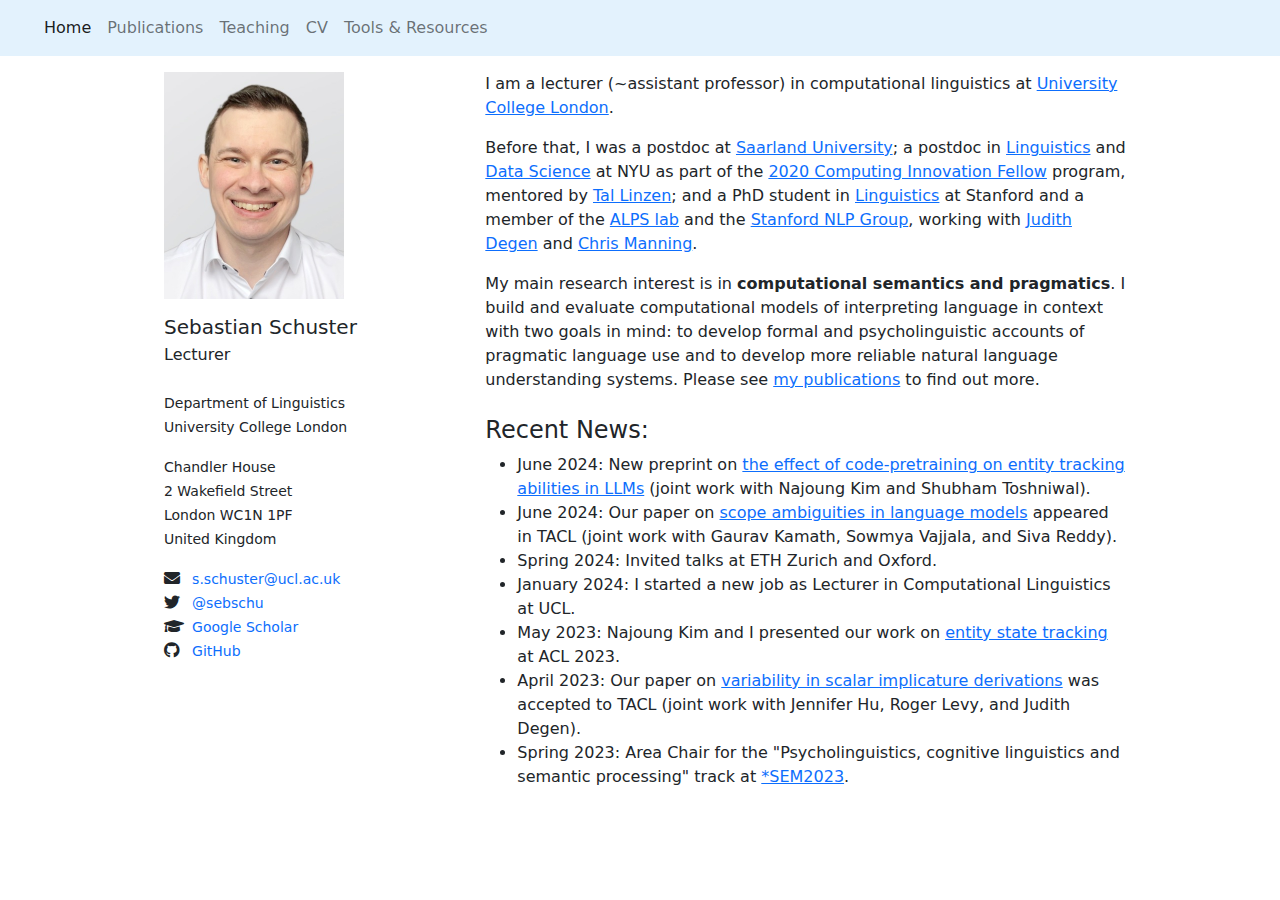
<file: index.html>
<!doctype html>
<html lang="en">

<head>
  <meta charset="utf-8">
  <meta http-equiv="X-UA-Compatible" content="IE=edge">
  <meta name="viewport" content="width=device-width, initial-scale=1">
  <!-- The above 3 meta tags *must* come first in the head; any other head content must come *after* these tags -->
  <title>Sebastian Schuster | University College London</title>

  <!-- Bootstrap -->
  <link rel="stylesheet" href="./lib/bootstrap-5.2.3-dist/css/bootstrap.min.css">
  <link rel="stylesheet" href="./css/main.css">
  <!-- HTML5 shim and Respond.js for IE8 support of HTML5 elements and media queries -->
  <!-- WARNING: Respond.js doesn't work if you view the page via file:// -->
  <!--[if lt IE 9]>
      <script src="https://cdn.jsdelivr.net/npm/html5shiv@3.7.3/dist/html5shiv.min.js"></script>
      <script src="https://cdn.jsdelivr.net/npm/respond.js@1.4.2/dest/respond.min.js"></script>
    <![endif]-->

  <link href="./lib/fontawesome-free/css/all.min.css" rel="stylesheet" type="text/css">
  <link href="./lib/fontawesome-free/css/brands.min.css" rel="stylesheet" type="text/css">

</head>

<body>
  <nav class="navbar navbar-expand-md">
    <div class="container-fluid">
      <button class="navbar-toggler" type="button" data-bs-toggle="collapse" data-bs-target="#navbarSupportedContent"
        aria-controls="navbarSupportedContent" aria-expanded="false" aria-label="Toggle navigation">
        <span class="navbar-toggler-icon"></span>
      </button>
      <div class="collapse navbar-collapse ps-4" id="navbarSupportedContent">
        <ul class="nav navbar-nav">
          <li class="nav-item"><a class="nav-link active" href="index">Home</a></li>
          <li class="nav-item"><a class="nav-link" href="/publications">Publications</a></li>
          <li class="nav-item"><a class="nav-link" href="/teaching">Teaching</a></li>
          <li class="nav-item"><a class="nav-link" href="/cv">CV</a></li>
          <li class="nav-item"><a class="nav-link" href="/tools">Tools &amp; Resources</a></li>
        </ul>
      </div>
      <!--/.nav-collapse -->
    </div>
  </nav>
  <div class="container mt-3">
    <div class="row">

      <div class="col-sm-6 col-md-4  col-12">
        <div class="container">
          <div class="row">
            <div class="col-sm-12 col-6 portrait-image-container">
              <p><img class="portrait-image" src="./img/sebastian-schuster.jpg" alt="Portrait of Sebastian Schuster"
                  width="180" height="227"></p>
            </div>
            <div class="col-sm-12 col-6">
              <h5 class="mb-1">Sebastian Schuster</h5>
              <p class="my-0">Lecturer</p>
              <p class=""><br>
                <small>Department of Linguistics<br>
                  University College London</small>
              </p>
            </div>
          </div>
          <div class="contact-links">
            <p><small>Chandler House<br>
                2 Wakefield Street<br>
                London WC1N 1PF<br>
                United Kingdom</small></p>

            <p class="my-0"><i class="fas fa-envelope"></i> <small><a
                  href="mailto:s.schuster@ucl.ac.uk">s.schuster@ucl.ac.uk</a></small></p>
            <p class="my-0"><i class="fab fa-twitter"></i> <small><a
                  href="https://twitter.com/sebschu">@sebschu</a></small></p>
            <p class="my-0"><i class="fas fa-graduation-cap"></i> <small><a
                  href="https://scholar.google.com/citations?user=DU58eCoAAAAJ">Google Scholar</a></small></p>
            <p class="mt-0 mb-5"><i class="fab fa-github"></i> <small><a
                  href="https://github.com/sebschu">GitHub</a></small></p>
          </div>
        </div>
        <hr class="d-sm-none d-block">
      </div>


      <div class="col-sm-6 col-md-8  col-12">
        <p>I am a lecturer (~assistant professor) in computational linguistics at <a href="https://www.ucl.ac.uk/pals/research/linguistics">University College London</a>.</p>


        <p>Before that, I was a postdoc at <a href="https://www.uni-saarland.de/fachrichtung/lst.html">Saarland University</a>; a postdoc in <a href="https://linguistics.as.nyu.edu">Linguistics</a> and <a
            href="https://cds.nyu.edu/">Data Science</a>
          at NYU as part of the <a href="https://cifellows2020.org/2020-class/">2020 Computing Innovation Fellow</a>
          program, mentored by <a href="https://tallinzen.net/">Tal Linzen</a>; and a PhD student in <a
            href="http://linguistics.stanford.edu">Linguistics</a> at Stanford and a member of the <a
            href="http://alpslab.stanford.edu">ALPS lab</a> and the <a href="http://nlp.stanford.edu">Stanford NLP
            Group</a>, working with <a href="https://thegricean.github.io">Judith Degen</a> and <a
            href="http://nlp.stanford.edu/~manning/">Chris Manning</a>.</p>

        <p>My main research interest is in <strong>computational semantics and pragmatics</strong>. I build and evaluate
          computational models of interpreting language in context with two goals in mind: to develop formal and
          psycholinguistic accounts of pragmatic language use and to develop more reliable natural language
          understanding systems. Please see <a href="/publications">my publications</a> to find out more.</p>



        <h4 class="mt-4">Recent News:</h4>
        <ul class="">
          <li>June 2024: New preprint on <a href="https://arxiv.org/abs/2405.21068">the effect of code-pretraining on entity tracking abilities in LLMs</a> (joint work with Najoung Kim and Shubham Toshniwal).</li>
          <li>June 2024: Our paper on <a href="https://direct.mit.edu/tacl/article/doi/10.1162/tacl_a_00670/121540">scope ambiguities in language models</a> appeared in TACL (joint work with Gaurav Kamath, Sowmya Vajjala, and Siva Reddy).</li>
          <li>Spring 2024: Invited talks at ETH Zurich and Oxford.</li>
          <li>January 2024: I started a new job as Lecturer in Computational Linguistics at UCL.</li>
          <li>May 2023: Najoung Kim and I presented our work on <a href="https://aclanthology.org/2023.acl-long.213/">entity state tracking</a> at ACL 2023.</li>
          <li>April 2023: Our paper on <a href="https://direct.mit.edu/tacl/article/doi/10.1162/tacl_a_00579/116994/Expectations-over-Unspoken-Alternatives-Predict">variability in scalar implicature derivations</a> was accepted to TACL (joint work with Jennifer Hu, Roger Levy, and Judith Degen).</li>
          <li>Spring 2023: Area Chair for the "Psycholinguistics, cognitive linguistics and semantic processing" track at <a href="https://sites.google.com/view/starsem2023/">*SEM2023</a>.</li>
  
        </ul>

      </div>

    </div>

  </div>
  <!-- jQuery (necessary for Bootstrap's JavaScript plugins) -->
  <script src="https://code.jquery.com/jquery-1.12.4.min.js"
    integrity="sha384-nvAa0+6Qg9clwYCGGPpDQLVpLNn0fRaROjHqs13t4Ggj3Ez50XnGQqc/r8MhnRDZ"
    crossorigin="anonymous"></script>
  <!-- Include all compiled plugins (below), or include individual files as needed -->
  <script src="./lib/bootstrap-5.2.3-dist/js/bootstrap.min.js"></script>
</body>

</html>
</file>
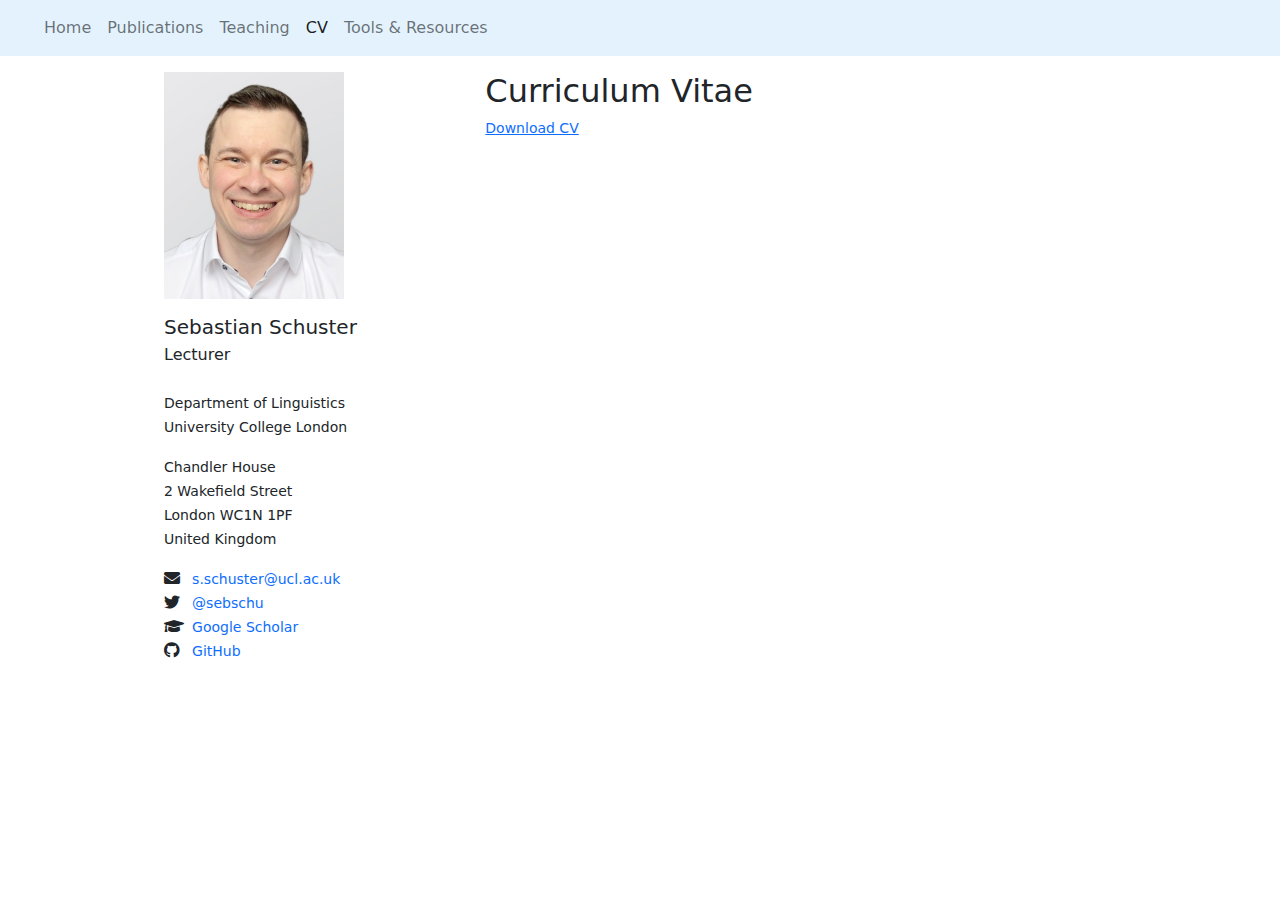
<file: cv.html>
<!doctype html>
<html lang="en">

<head>
  <meta charset="utf-8">
  <meta http-equiv="X-UA-Compatible" content="IE=edge">
  <meta name="viewport" content="width=device-width, initial-scale=1">
  <!-- The above 3 meta tags *must* come first in the head; any other head content must come *after* these tags -->
  <title>Sebastian Schuster | University College London</title>

  <!-- Bootstrap -->
  <link rel="stylesheet" href="./lib/bootstrap-5.2.3-dist/css/bootstrap.min.css">
  <link rel="stylesheet" href="./css/main.css">
  <!-- HTML5 shim and Respond.js for IE8 support of HTML5 elements and media queries -->
  <!-- WARNING: Respond.js doesn't work if you view the page via file:// -->
  <!--[if lt IE 9]>
      <script src="https://cdn.jsdelivr.net/npm/html5shiv@3.7.3/dist/html5shiv.min.js"></script>
      <script src="https://cdn.jsdelivr.net/npm/respond.js@1.4.2/dest/respond.min.js"></script>
    <![endif]-->

  <link href="./lib/fontawesome-free/css/all.min.css" rel="stylesheet" type="text/css">
  <link href="./lib/fontawesome-free/css/brands.min.css" rel="stylesheet" type="text/css">


</head>

<body>
  <nav class="navbar navbar-expand-md">
    <div class="container-fluid">
      <button class="navbar-toggler" type="button" data-bs-toggle="collapse" data-bs-target="#navbarSupportedContent"
        aria-controls="navbarSupportedContent" aria-expanded="false" aria-label="Toggle navigation">
        <span class="navbar-toggler-icon"></span>
      </button>
      <div class="collapse navbar-collapse ps-4" id="navbarSupportedContent">
        <ul class="nav navbar-nav">
          <li class="nav-item"><a class="nav-link" href="index">Home</a></li>
          <li class="nav-item"><a class="nav-link" href="/publications">Publications</a></li>
          <li class="nav-item"><a class="nav-link" href="/teaching">Teaching</a></li>
          <li class="nav-item"><a class="nav-link active" href="/cv">CV</a></li>
          <li class="nav-item"><a class="nav-link" href="/tools">Tools &amp; Resources</a></li>
        </ul>
      </div>
      <!--/.nav-collapse -->
    </div>
  </nav>
  <div class="container mt-3">
    <div class="row">

      <div class="col-sm-6 col-md-4  col-12">
        <div class="container">
          <div class="row">
            <div class="col-sm-12 col-6 portrait-image-container">
              <p><img class="portrait-image" src="./img/sebastian-schuster.jpg" alt="Portrait of Sebastian Schuster"
                  width="180" height="227"></p>
            </div>
            <div class="col-sm-12 col-6">
              <h5 class="mb-1">Sebastian Schuster</h5>
              <p class="my-0">Lecturer</p>
              <p class=""><br>
                <small>Department of Linguistics<br>
                  University College London</small>
              </p>
            </div>
          </div>
          <div class="contact-links">
            <p><small>Chandler House<br>
                2 Wakefield Street<br>
                London WC1N 1PF<br>
                United Kingdom</small></p>

            <p class="my-0"><i class="fas fa-envelope"></i> <small><a
                  href="mailto:s.schuster@ucl.ac.uk">s.schuster@ucl.ac.uk</a></small></p>
            <p class="my-0"><i class="fab fa-twitter"></i> <small><a
                  href="https://twitter.com/sebschu">@sebschu</a></small></p>
            <p class="my-0"><i class="fas fa-graduation-cap"></i> <small><a
                  href="https://scholar.google.com/citations?user=DU58eCoAAAAJ">Google Scholar</a></small></p>
            <p class="mt-0 mb-5"><i class="fab fa-github"></i> <small><a
                  href="https://github.com/sebschu">GitHub</a></small></p>
          </div>
        </div>
        <hr class="d-sm-none d-block">
      </div>


      <div class="col-sm-6 col-md-8  col-12 small publications-list">
        <h2>Curriculum Vitae</h2>
        <p><a href="https://www.dropbox.com/s/5e93zn6kxd8pr4d/cv.pdf?dl=1">Download CV</a></p>
        <div class="d-none d-md-block" style="height: 700px;">
        <a 
        href="https://www.dropbox.com/s/5e93zn6kxd8pr4d/cv.pdf?dl=0" 
        class="dropbox-embed"
      ></a>
        <script type="text/javascript" src="https://www.dropbox.com/static/api/2/dropins.js" id="dropboxjs" data-app-key="6cxaenon25q20oa"></script>
      </div>

      </div>

    </div>

  </div>
  <!-- jQuery (necessary for Bootstrap's JavaScript plugins) -->
  <script src="https://code.jquery.com/jquery-1.12.4.min.js"
    integrity="sha384-nvAa0+6Qg9clwYCGGPpDQLVpLNn0fRaROjHqs13t4Ggj3Ez50XnGQqc/r8MhnRDZ"
    crossorigin="anonymous"></script>
  <!-- Include all compiled plugins (below), or include individual files as needed -->
  <script src="./lib/bootstrap-5.2.3-dist/js/bootstrap.min.js"></script>
</body>

</html>
</file>
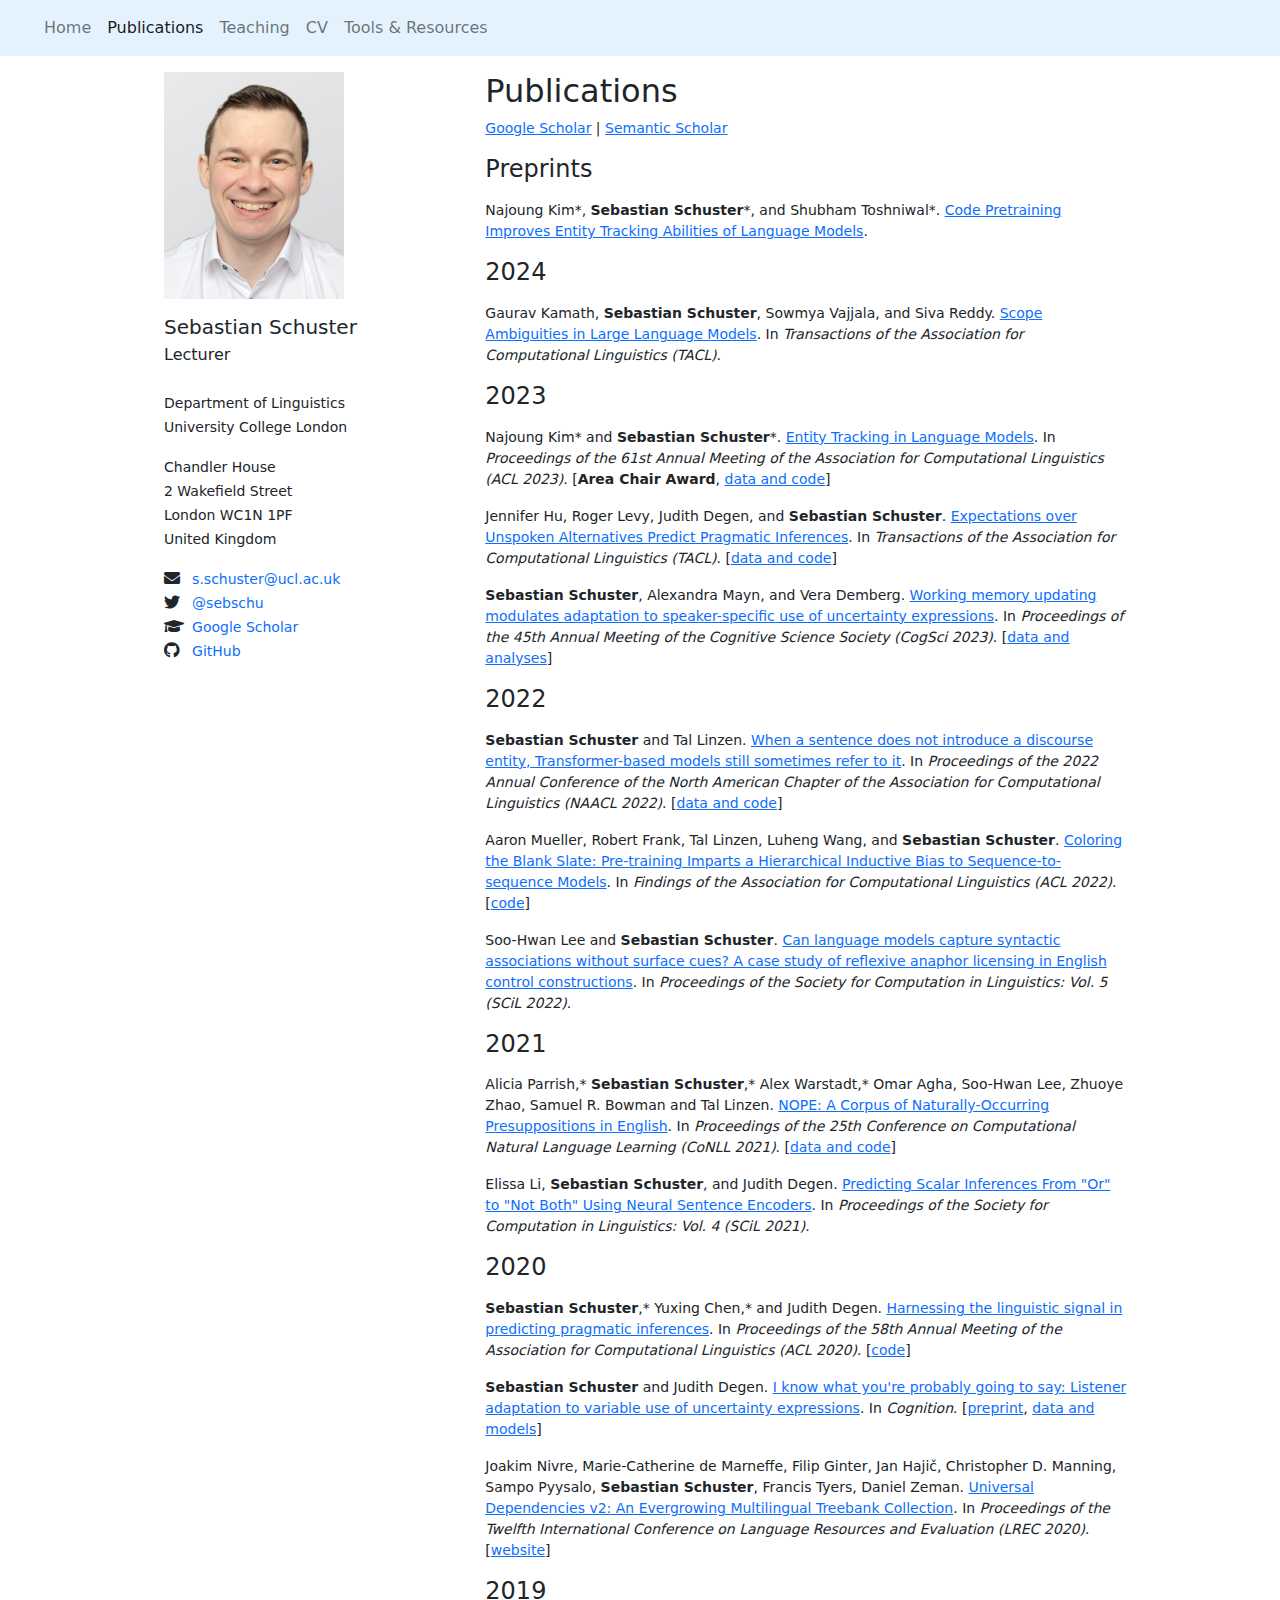
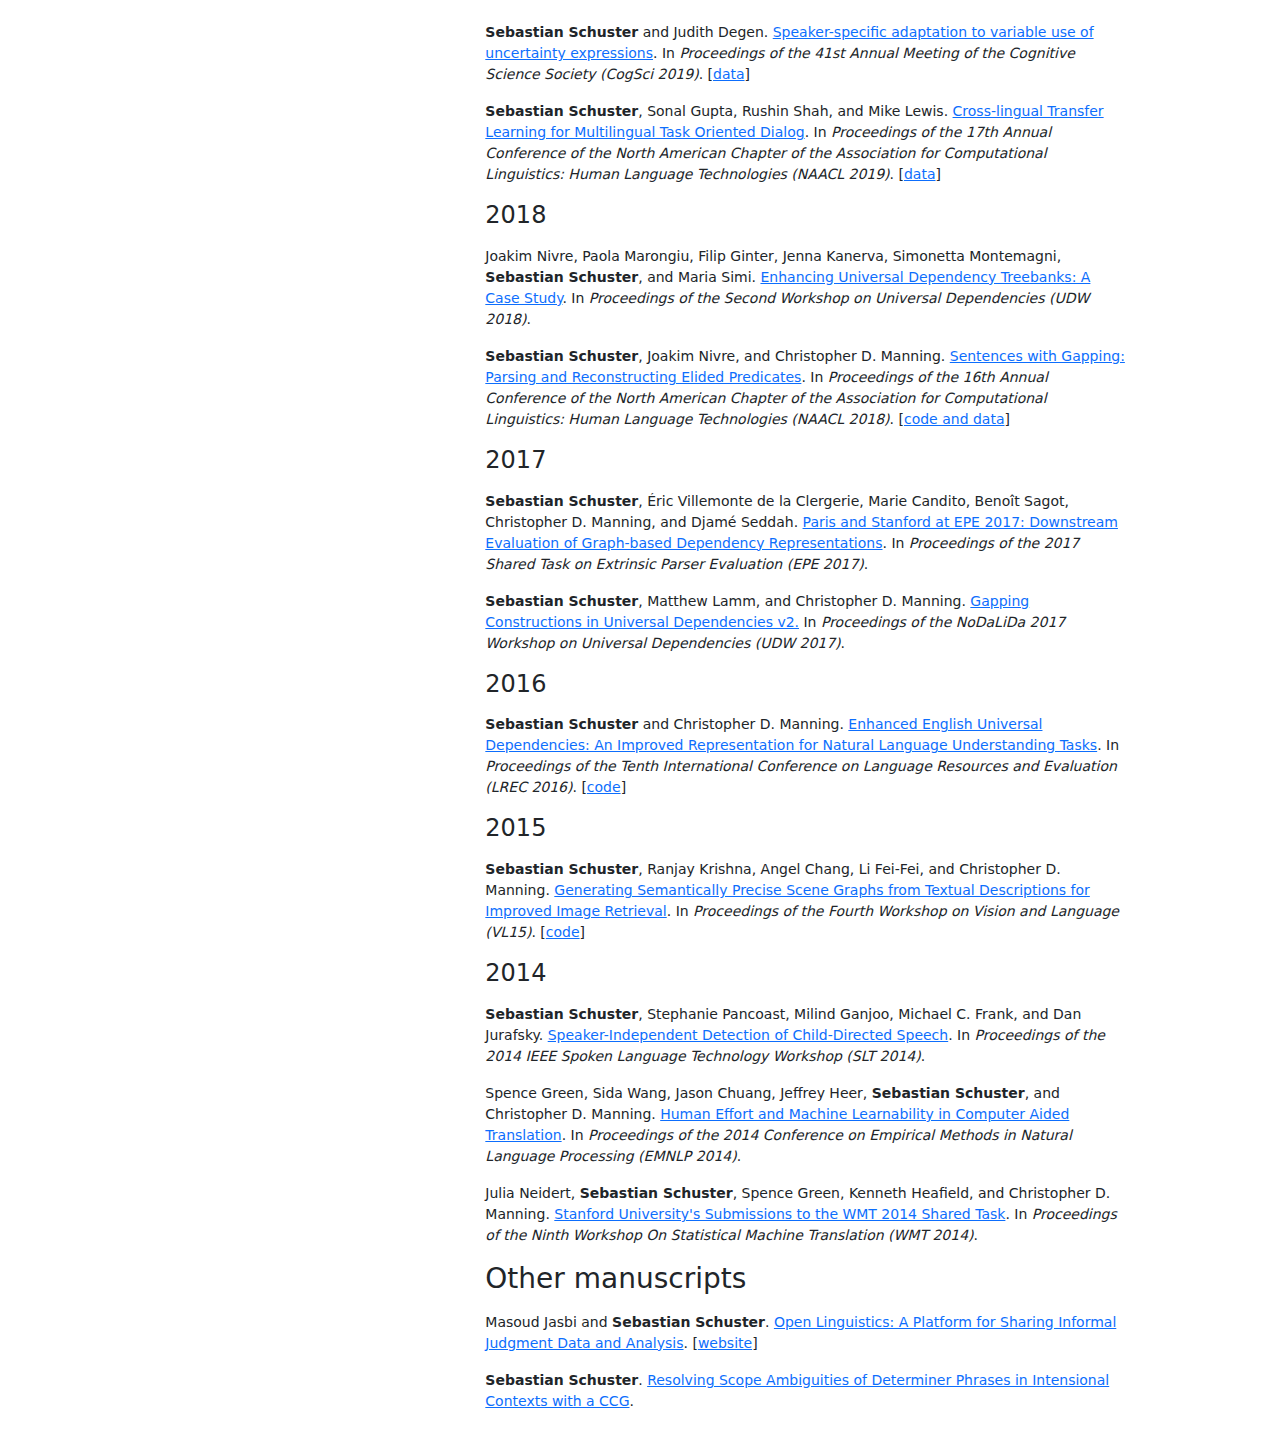
<file: publications.html>
<!doctype html>
<html lang="en">

<head>
  <meta charset="utf-8">
  <meta http-equiv="X-UA-Compatible" content="IE=edge">
  <meta name="viewport" content="width=device-width, initial-scale=1">
  <!-- The above 3 meta tags *must* come first in the head; any other head content must come *after* these tags -->
  <title>Sebastian Schuster | University College London</title>

  <!-- Bootstrap -->
  <link rel="stylesheet" href="./lib/bootstrap-5.2.3-dist/css/bootstrap.min.css">
  <link rel="stylesheet" href="./css/main.css">
  <!-- HTML5 shim and Respond.js for IE8 support of HTML5 elements and media queries -->
  <!-- WARNING: Respond.js doesn't work if you view the page via file:// -->
  <!--[if lt IE 9]>
      <script src="https://cdn.jsdelivr.net/npm/html5shiv@3.7.3/dist/html5shiv.min.js"></script>
      <script src="https://cdn.jsdelivr.net/npm/respond.js@1.4.2/dest/respond.min.js"></script>
    <![endif]-->

  <link href="./lib/fontawesome-free/css/all.min.css" rel="stylesheet" type="text/css">
  <link href="./lib/fontawesome-free/css/brands.min.css" rel="stylesheet" type="text/css">

</head>

<body>
  <nav class="navbar navbar-expand-md">
    <div class="container-fluid">
      <button class="navbar-toggler" type="button" data-bs-toggle="collapse" data-bs-target="#navbarSupportedContent"
        aria-controls="navbarSupportedContent" aria-expanded="false" aria-label="Toggle navigation">
        <span class="navbar-toggler-icon"></span>
      </button>
      <div class="collapse navbar-collapse ps-4" id="navbarSupportedContent">
        <ul class="nav navbar-nav">
          <li class="nav-item"><a class="nav-link" href="index">Home</a></li>
          <li class="nav-item"><a class="nav-link active" href="/publications">Publications</a></li>
          <li class="nav-item"><a class="nav-link" href="/teaching">Teaching</a></li>
          <li class="nav-item"><a class="nav-link" href="/cv">CV</a></li>
          <li class="nav-item"><a class="nav-link" href="/tools">Tools &amp; Resources</a></li>
        </ul>
      </div>
      <!--/.nav-collapse -->
    </div>
  </nav>
 <div class="container mt-3">
    <div class="row">

      <div class="col-sm-6 col-md-4  col-12">
        <div class="container">
          <div class="row">
            <div class="col-sm-12 col-6 portrait-image-container">
              <p><img class="portrait-image" src="./img/sebastian-schuster.jpg" alt="Portrait of Sebastian Schuster"
                  width="180" height="227"></p>
            </div>
            <div class="col-sm-12 col-6">
              <h5 class="mb-1">Sebastian Schuster</h5>
              <p class="my-0">Lecturer</p>
              <p class=""><br>
                <small>Department of Linguistics<br>
                  University College London</small>
              </p>
            </div>
          </div>
          <div class="contact-links">
            <p><small>Chandler House<br>
                2 Wakefield Street<br>
                London WC1N 1PF<br>
                United Kingdom</small></p>

            <p class="my-0"><i class="fas fa-envelope"></i> <small><a
                  href="mailto:s.schuster@ucl.ac.uk">s.schuster@ucl.ac.uk</a></small></p>
            <p class="my-0"><i class="fab fa-twitter"></i> <small><a
                  href="https://twitter.com/sebschu">@sebschu</a></small></p>
            <p class="my-0"><i class="fas fa-graduation-cap"></i> <small><a
                  href="https://scholar.google.com/citations?user=DU58eCoAAAAJ">Google Scholar</a></small></p>
            <p class="mt-0 mb-5"><i class="fab fa-github"></i> <small><a
                  href="https://github.com/sebschu">GitHub</a></small></p>
          </div>
        </div>
        <hr class="d-sm-none d-block">
      </div>


      <div class="col-sm-6 col-md-8  col-12 small publications-list">
        <h2>Publications</h2>

        <p><a href="https://scholar.google.com/citations?user=DU58eCoAAAAJ">Google Scholar</a> | <a
            href="https://www.semanticscholar.org/author/Sebastian-Schuster/145157639">Semantic Scholar</a></a></p>


        <h4>Preprints</h4>
         <ul class="list-unstyled">
             <li class="my-3">Najoung Kim*, <strong>Sebastian Schuster</strong>*, and Shubham Toshniwal*.
              <a href="https://arxiv.org/abs/2405.21068"> Code Pretraining Improves Entity Tracking Abilities of Language Models</a>. 
            </li>
         </ul>
       
        
        
        <h4>2024</h4>

         <ul class="list-unstyled">
            
            <li class="my-3">Gaurav Kamath, <strong>Sebastian Schuster</strong>, Sowmya Vajjala, and Siva Reddy.
              <a href="https://direct.mit.edu/tacl/article/doi/10.1162/tacl_a_00670/121540">Scope Ambiguities in Large Language Models</a>. 
               In <em>Transactions of the Association for Computational Linguistics (TACL)</em>.
            </li>
           
          
          </ul> 
        
        <h4>2023</h4>
          <ul class="list-unstyled">
             <li class="my-3">Najoung Kim* and <strong>Sebastian Schuster</strong>*.
              <a href="https://aclanthology.org/2023.acl-long.213/">Entity Tracking in Language Models</a>.  In <em>Proceedings of the 61st Annual Meeting of the Association for Computational Linguistics (ACL 2023)</em>. [<strong>Area Chair Award</strong>, <a
                href="https://github.com/sebschu/entity-tracking-lms">data and code</a>]
            </li>
            <li class="my-3">Jennifer Hu, Roger Levy, Judith Degen, and <strong>Sebastian Schuster</strong>.
              <a href="https://direct.mit.edu/tacl/article/doi/10.1162/tacl_a_00579/116994/Expectations-over-Unspoken-Alternatives-Predict">Expectations over Unspoken Alternatives Predict Pragmatic Inferences</a>. 
               In <em>Transactions of the Association for Computational Linguistics (TACL)</em>. [<a
                href="https://github.com/jennhu/scalar-inference-variation">data and code</a>]
            </li>
            <li class="my-3"><strong>Sebastian Schuster</strong>, Alexandra Mayn, and Vera Demberg.
              <a href="pubs/cogsci2023-adaptation_and_memory.pdf">Working memory updating modulates adaptation to speaker-specific use of uncertainty expressions</a>. 
               In <em>Proceedings of the 45th Annual Meeting of the Cognitive Science Society (CogSci 2023)</em>. [<a
                href="https://github.com/sebschu/adaptation-id">data and analyses</a>]
            </li>
          
          </ul> 


        <h4>2022</h3>
          <ul class="list-unstyled">
            <li class="my-3"><strong>Sebastian Schuster</strong> and Tal Linzen.
              <a href="https://aclanthology.org/2022.naacl-main.71/">When a sentence does not introduce a discourse
                entity, Transformer-based models still sometimes
                refer to it</a>. In <em>Proceedings of the 2022 Annual Conference of
                the North American Chapter of the Association for Computational Linguistics (NAACL 2022)</em>. [<a
                href="https://github.com/sebschu/discourse-entity-lm">data and code</a>]
            </li>
            <li class="my-3">Aaron Mueller, Robert Frank, Tal Linzen,
              Luheng Wang, and <strong>Sebastian Schuster</strong>. <a
                href="https://aclanthology.org/2022.findings-acl.106/">Coloring the Blank Slate: Pre-training
                Imparts a Hierarchical Inductive Bias to Sequence-to-sequence Models</a>.
              In <em>Findings of the Association for Computational Linguistics
                (ACL 2022)</em>. [<a href="https://github.com/sebschu/multilingual-transformations">code</a>]
            </li>
            <li class="my-3">Soo-Hwan Lee and
              <strong>Sebastian Schuster</strong>. <a href="https://scholarworks.umass.edu/scil/vol5/iss1/19/">Can
                language models capture syntactic associations without
                surface cues? A case study of reflexive anaphor licensing in English control constructions</a>. In
              <em>Proceedings of the Society for
                Computation in Linguistics: Vol. 5 (SCiL 2022)</em>.
            </li>
          </ul>
          <h4>2021</h4>
          <ul class="list-unstyled">
            <li class="my-3">Alicia Parrish,* <strong>Sebastian
                Schuster</strong>,* Alex Warstadt,* Omar Agha, Soo-Hwan Lee</a>, Zhuoye Zhao, Samuel R. Bowman and Tal
              Linzen. <a href="https://aclanthology.org/2021.conll-1.28/">NOPE: A Corpus of Naturally-Occurring
                Presuppositions in English</a>. In <em>Proceedings of the 25th Conference on Computational Natural
                Language
                Learning (CoNLL 2021)</em>. [<a href="https://github.com/nyu-mll/nope">data and code</a>]
            </li>
            <li class="my-3">Elissa Li, <strong>Sebastian Schuster</strong>, and Judith Degen. <a
                href="https://scholarworks.umass.edu/cgi/viewcontent.cgi?article=1208&context=scil">Predicting Scalar
                Inferences From &quot;Or&quot; to &quot;Not Both&quot; Using Neural Sentence Encoders</a>. In
              <em>Proceedings of the Society for Computation in
                Linguistics: Vol. 4 (SCiL 2021)</em>.

            </li>
          </ul>
          <h4>2020</h4>
          <ul class="list-unstyled">

            <li class="my-3"><strong>Sebastian Schuster</strong>,* Yuxing Chen,* and Judith Degen. <a
                href="https://aclanthology.org/2020.acl-main.479">Harnessing the linguistic
                signal in predicting pragmatic inferences</a>. In <em>Proceedings of the
                58th Annual Meeting of the Association for Computational Linguistics (ACL 2020)</em>. [<a
                href="https://github.com/yuxingch/Implicature-Strength-Some">code</a>]
            </li>
            <li class="my-3"><strong>Sebastian Schuster</strong> and Judith Degen. <a
                href="https://www.sciencedirect.com/science/article/abs/pii/S0010027720301049">I know what you're
                probably going to say: Listener adaptation to variable use of uncertainty expressions</a>.
              In <em>Cognition</em>. [<a href="https://psyarxiv.com/8w6xc/">preprint</a>, <a
                href="https://github.com/sebschu/adaptation/">data
                and models</a>]
            </li>
            <li class="my-3">Joakim Nivre, Marie-Catherine de Marneffe, Filip Ginter, Jan Hajič, Christopher D. Manning,
              Sampo Pyysalo, <strong>Sebastian Schuster</strong>, Francis Tyers, Daniel Zeman. <a
                href="https://aclanthology.org/2020.lrec-1.497/">Universal Dependencies v2: An Evergrowing Multilingual
                Treebank Collection</a>.
              In <em>Proceedings of the Twelfth International Conference on Language Resources and Evaluation (LREC
                2020)</em>. [<a href="https://universaldependencies.org">website</a>]
            </li>
          </ul>

          <h4>2019</h4>
          <ul class="list-unstyled">

            <li class="my-3"><strong>Sebastian Schuster</strong> and Judith Degen. <a
                href="pubs/schuster-degen-cogsci2019.pdf">Speaker-specific
                adaptation to variable use of uncertainty expressions</a>. In <em>Proceedings of the 41st Annual Meeting
                of the
                Cognitive Science Society (CogSci 2019)</em>. [<a
                href="https://github.com/sebschu/adaptation/">data</a>]
            </li>
            <li class="my-3"><strong>Sebastian Schuster</strong>, Sonal Gupta, Rushin Shah, and Mike Lewis. <a
                href="https://aclanthology.org/N19-1380/">Cross-lingual Transfer
                Learning for Multilingual Task Oriented Dialog</a>. In <em>Proceedings
                of the 17th Annual Conference of the North American Chapter of the Association for Computational
                Linguistics: Human Language Technologies (NAACL 2019)</em>. [<a
                href="https://fb.me/multilingual_task_oriented_data">data</a>]
            </li>
          </ul>

          <h4>2018</h4>
          <ul class="list-unstyled">
            <li class="my-3">Joakim Nivre, Paola Marongiu, Filip Ginter, Jenna Kanerva, Simonetta Montemagni,
              <strong>Sebastian
                Schuster</strong>, and Maria Simi. <a href="https://aclanthology.org/W18-6012/">Enhancing
                Universal Dependency Treebanks: A Case Study</a>. In <em>Proceedings of the Second Workshop on Universal
                Dependencies (UDW 2018)</em>.
            </li>
            <li class="my-3"><strong>Sebastian Schuster</strong>, Joakim
              Nivre, and Christopher D. Manning.
              <a href="https://aclanthology.org/N18-1105/">Sentences with Gapping: Parsing and Reconstructing Elided
                Predicates</a>. In <em>Proceedings of the 16th Annual Conference of the North American Chapter
                of the Association for Computational Linguistics: Human Language Technologies (NAACL
                2018)</em>. [<a href="https://github.com/sebschu/naacl-gapping">code and data</a>]
            </li>
          </ul>

          <h4>2017</h4>
          <ul class="list-unstyled">
            <li class="my-3"><strong>Sebastian Schuster</strong>, Éric
              Villemonte de la Clergerie, Marie
              Candito, Benoît Sagot, Christopher D. Manning, and Djamé Seddah. <a
                href="pubs/schuster-delaclergerie-candito-sagot-manning-seddah-epe2017.pdf">Paris and Stanford at EPE
                2017:
                Downstream Evaluation of Graph-based Dependency Representations</a>. In <em>Proceedings of the 2017
                Shared Task on Extrinsic Parser Evaluation (EPE
                2017)</em>.
            </li>
            <li class="my-3"><strong>Sebastian Schuster</strong>, Matthew Lamm, and Christopher D. Manning. <a
                href="pubs/schuster-lamm-manning-udw2017.pdf">Gapping Constructions in
                Universal Dependencies v2.</a> In <em>Proceedings of
                the NoDaLiDa 2017 Workshop on Universal Dependencies (UDW 2017)</em>.
            </li>
          </ul>

          <h4>2016</h4>
          <ul class="list-unstyled">

            <li class="my-3"><strong>Sebastian Schuster</strong> and Christopher D. Manning. <a
                href="https://aclanthology.org/L16-1376/">Enhanced English Universal
                Dependencies: An Improved Representation for Natural Language Understanding Tasks</a>. In
              <em>Proceedings of the Tenth International Conference on Language
                Resources and Evaluation (LREC 2016)</em>. [<a href="https://github.com/StanfordNLP/CoreNLP/">code</a>]
            </li>
          </ul>

          <h4>2015</h4>
          <ul class="list-unstyled">
            <li class="my-3"><strong>Sebastian Schuster</strong>, Ranjay
              Krishna, Angel Chang, Li Fei-Fei, and Christopher D. Manning. <a
                href="https://aclanthology.org/W15-2812/">Generating Semantically
                Precise Scene Graphs from Textual Descriptions for Improved Image Retrieval</a>. In <em>Proceedings of
                the Fourth Workshop on Vision and
                Language (VL15)</em>. [<a href="http://nlp.stanford.edu/software/scenegraph-parser.shtml">code</a>]
            </li>
          </ul>

          <h4>2014</h4>
          <ul class="list-unstyled">
            <li class="my-3"><strong>Sebastian Schuster</strong>, Stephanie
              Pancoast, Milind Ganjoo, Michael C. Frank, and Dan Jurafsky. <a
                href="pubs/schuster-pancoast-ganjoo-frank-jurafsky-slt14.pdf">Speaker-Independent Detection of
                Child-Directed Speech</a>. In <em>Proceedings of the 2014 IEEE Spoken
                Language Technology Workshop (SLT 2014)</em>.
            </li>
            <li class="my-3">Spence Green, Sida Wang, Jason
              Chuang, Jeffrey Heer, <strong>Sebastian Schuster</strong>, and Christopher D. Manning. <a
                href="https://aclanthology.org/D14-1130/">Human Effort and Machine
                Learnability in Computer Aided Translation</a>. In <em>Proceedings
                of the 2014 Conference on Empirical Methods in Natural Language Processing (EMNLP 2014)</em>.
            </li>
            <li class="my-3">Julia Neidert, <strong>Sebastian Schuster</strong>, Spence Green, Kenneth
              Heafield, and Christopher D. Manning.
              <a href="pubs/neidert-schuster-green-heafield-manning-wmt2014.pdf">Stanford University's Submissions to
                the WMT 2014 Shared Task</a>. In <em>Proceedings of the Ninth Workshop On Statistical Machine
                Translation
                (WMT 2014)</em>.
            </li>
          </ul>

          <h3>Other manuscripts</h3>
          <ul class="list-unstyled">
            <li class="my-3">Masoud Jasbi and <strong>Sebastian Schuster</strong>. <a href="pubs/jasbi-schuster-weiss-dmuc2019.pdf">Open Linguistics: A Platform for Sharing Informal Judgment Data and Analysis</a>. [<a href="https://staging.openlinguistics.org">website</a>]
            <li class="my-3"><strong>Sebastian Schuster</strong>. <a href="manuscripts/schuster-resolving-scope-ambiguities-dec-2014.pdf">Resolving Scope Ambiguities of Determiner Phrases in Intensional Contexts with a CCG</a>.

            </li>
          </ul>


      </div>

    </div>

  </div>
  <!-- jQuery (necessary for Bootstrap's JavaScript plugins) -->
  <script src="https://code.jquery.com/jquery-1.12.4.min.js"
    integrity="sha384-nvAa0+6Qg9clwYCGGPpDQLVpLNn0fRaROjHqs13t4Ggj3Ez50XnGQqc/r8MhnRDZ"
    crossorigin="anonymous"></script>
  <!-- Include all compiled plugins (below), or include individual files as needed -->
  <script src="./lib/bootstrap-5.2.3-dist/js/bootstrap.min.js"></script>
</body>

</html>
</file>
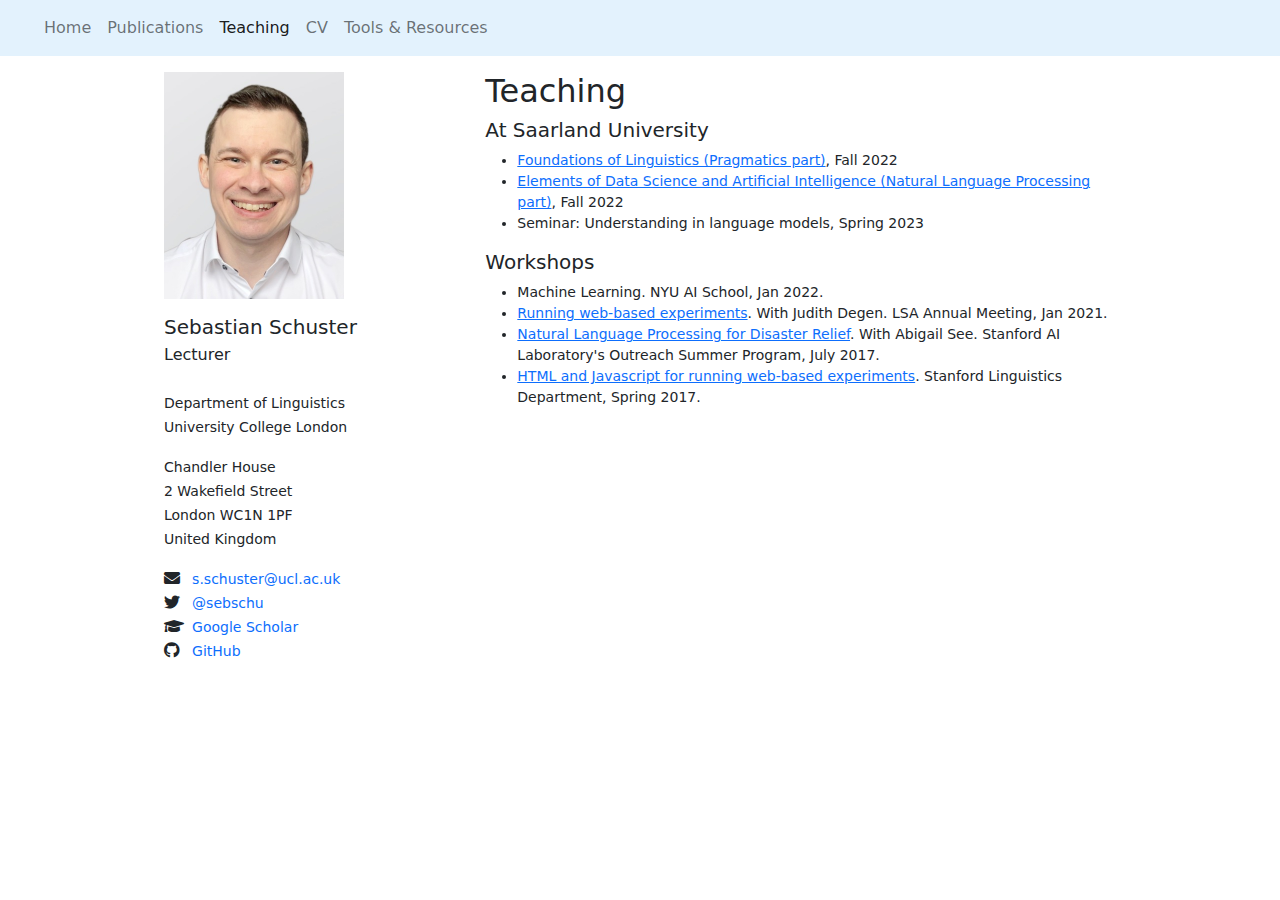
<file: teaching.html>
<!doctype html>
<html lang="en">

<head>
  <meta charset="utf-8">
  <meta http-equiv="X-UA-Compatible" content="IE=edge">
  <meta name="viewport" content="width=device-width, initial-scale=1">
  <!-- The above 3 meta tags *must* come first in the head; any other head content must come *after* these tags -->
  <title>Sebastian Schuster | University College London</title>

  <!-- Bootstrap -->
  <link rel="stylesheet" href="./lib/bootstrap-5.2.3-dist/css/bootstrap.min.css">
  <link rel="stylesheet" href="./css/main.css">
  <!-- HTML5 shim and Respond.js for IE8 support of HTML5 elements and media queries -->
  <!-- WARNING: Respond.js doesn't work if you view the page via file:// -->
  <!--[if lt IE 9]>
      <script src="https://cdn.jsdelivr.net/npm/html5shiv@3.7.3/dist/html5shiv.min.js"></script>
      <script src="https://cdn.jsdelivr.net/npm/respond.js@1.4.2/dest/respond.min.js"></script>
    <![endif]-->

  <link href="./lib/fontawesome-free/css/all.min.css" rel="stylesheet" type="text/css">
  <link href="./lib/fontawesome-free/css/brands.min.css" rel="stylesheet" type="text/css">

</head>

<body>
  <nav class="navbar navbar-expand-md">
    <div class="container-fluid">
      <button class="navbar-toggler" type="button" data-bs-toggle="collapse" data-bs-target="#navbarSupportedContent"
        aria-controls="navbarSupportedContent" aria-expanded="false" aria-label="Toggle navigation">
        <span class="navbar-toggler-icon"></span>
      </button>
      <div class="collapse navbar-collapse ps-4" id="navbarSupportedContent">
        <ul class="nav navbar-nav">
          <li class="nav-item"><a class="nav-link" href="index">Home</a></li>
          <li class="nav-item"><a class="nav-link" href="/publications">Publications</a></li>
          <li class="nav-item"><a class="nav-link active" href="/teaching">Teaching</a></li>
          <li class="nav-item"><a class="nav-link" href="/cv">CV</a></li>
          <li class="nav-item"><a class="nav-link" href="/tools">Tools &amp; Resources</a></li>
        </ul>
      </div>
      <!--/.nav-collapse -->
    </div>
  </nav>
  <div class="container mt-3">
    <div class="row">

      <div class="col-sm-6 col-md-4  col-12">
        <div class="container">
          <div class="row">
            <div class="col-sm-12 col-6 portrait-image-container">
              <p><img class="portrait-image" src="./img/sebastian-schuster.jpg" alt="Portrait of Sebastian Schuster"
                  width="180" height="227"></p>
            </div>
            <div class="col-sm-12 col-6">
              <h5 class="mb-1">Sebastian Schuster</h5>
              <p class="my-0">Lecturer</p>
              <p class=""><br>
                <small>Department of Linguistics<br>
                  University College London</small>
              </p>
            </div>
          </div>
          <div class="contact-links">
            <p><small>Chandler House<br>
                2 Wakefield Street<br>
                London WC1N 1PF<br>
                United Kingdom</small></p>

            <p class="my-0"><i class="fas fa-envelope"></i> <small><a
                  href="mailto:s.schuster@ucl.ac.uk">s.schuster@ucl.ac.uk</a></small></p>
            <p class="my-0"><i class="fab fa-twitter"></i> <small><a
                  href="https://twitter.com/sebschu">@sebschu</a></small></p>
            <p class="my-0"><i class="fas fa-graduation-cap"></i> <small><a
                  href="https://scholar.google.com/citations?user=DU58eCoAAAAJ">Google Scholar</a></small></p>
            <p class="mt-0 mb-5"><i class="fab fa-github"></i> <small><a
                  href="https://github.com/sebschu">GitHub</a></small></p>
          </div>
        </div>
        <hr class="d-sm-none d-block">
      </div>


      <div class="col-sm-6 col-md-8  col-12 small publications-list">
        <h2>Teaching</h2>

       
        <h5>At Saarland University</h3>
          <ul>
            <li><a href="https://www.lsf.uni-saarland.de/qisserver/rds?state=verpublish&status=init&vmfile=no&moduleCall=webInfo&publishConfFile=webInfo&publishSubDir=veranstaltung&veranstaltung.veranstid=137833">Foundations of Linguistics (Pragmatics part)</a>, Fall 2022</li>
            <li><a href="https://www.lsf.uni-saarland.de/qisserver/rds?state=verpublish&status=init&vmfile=no&moduleCall=webInfo&publishConfFile=webInfo&publishSubDir=veranstaltung&veranstaltung.veranstid=139469">Elements of Data Science and Artificial Intelligence (Natural Language Processing part)</a>, Fall 2022</li>
            <li>Seminar: Understanding in language models, Spring 2023</li>
          </ul>
          <h5>Workshops</h4>
          <ul>
           <li>Machine Learning. NYU AI School, Jan 2022.</li>
           <li><a href="https://sebschu.github.io/web-based-experiments/">Running web-based experiments</a>. With Judith Degen. LSA Annual Meeting, Jan 2021.</li>
           <li><a href="https://github.com/abisee/sailors2017">Natural Language Processing for Disaster Relief</a>. With Abigail See. Stanford AI Laboratory's Outreach Summer Program, July 2017.</li>
           <li><a href="https://github.com/sebschu/html-tutorial">HTML and Javascript for running web-based experiments</a>. Stanford Linguistics Department, Spring 2017.</li>
          </ul>
          

      </div>

    </div>

  </div>
  <!-- jQuery (necessary for Bootstrap's JavaScript plugins) -->
  <script src="https://code.jquery.com/jquery-1.12.4.min.js"
    integrity="sha384-nvAa0+6Qg9clwYCGGPpDQLVpLNn0fRaROjHqs13t4Ggj3Ez50XnGQqc/r8MhnRDZ"
    crossorigin="anonymous"></script>
  <!-- Include all compiled plugins (below), or include individual files as needed -->
  <script src="./lib/bootstrap-5.2.3-dist/js/bootstrap.min.js"></script>
</body>

</html>
</file>
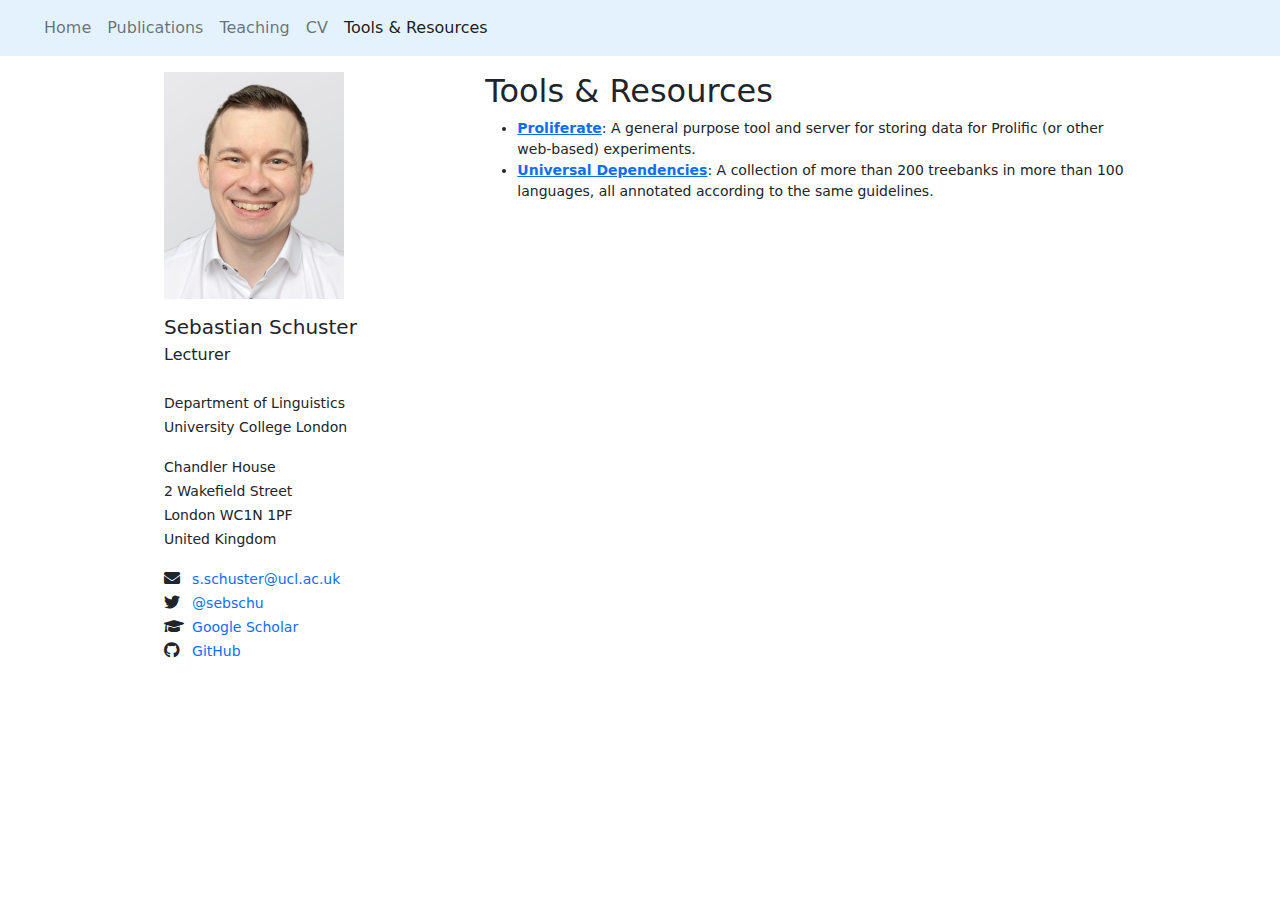
<file: tools.html>
<!doctype html>
<html lang="en">

<head>
  <meta charset="utf-8">
  <meta http-equiv="X-UA-Compatible" content="IE=edge">
  <meta name="viewport" content="width=device-width, initial-scale=1">
  <!-- The above 3 meta tags *must* come first in the head; any other head content must come *after* these tags -->
  <title>Sebastian Schuster | University College London</title>

  <!-- Bootstrap -->
  <link rel="stylesheet" href="./lib/bootstrap-5.2.3-dist/css/bootstrap.min.css">
  <link rel="stylesheet" href="./css/main.css">
  <!-- HTML5 shim and Respond.js for IE8 support of HTML5 elements and media queries -->
  <!-- WARNING: Respond.js doesn't work if you view the page via file:// -->
  <!--[if lt IE 9]>
      <script src="https://cdn.jsdelivr.net/npm/html5shiv@3.7.3/dist/html5shiv.min.js"></script>
      <script src="https://cdn.jsdelivr.net/npm/respond.js@1.4.2/dest/respond.min.js"></script>
    <![endif]-->

  <link href="./lib/fontawesome-free/css/all.min.css" rel="stylesheet" type="text/css">
  <link href="./lib/fontawesome-free/css/brands.min.css" rel="stylesheet" type="text/css">

</head>

<body>
  <nav class="navbar navbar-expand-md">
    <div class="container-fluid">
      <button class="navbar-toggler" type="button" data-bs-toggle="collapse" data-bs-target="#navbarSupportedContent"
        aria-controls="navbarSupportedContent" aria-expanded="false" aria-label="Toggle navigation">
        <span class="navbar-toggler-icon"></span>
      </button>
      <div class="collapse navbar-collapse ps-4" id="navbarSupportedContent">
        <ul class="nav navbar-nav">
          <li class="nav-item"><a class="nav-link" href="index">Home</a></li>
          <li class="nav-item"><a class="nav-link" href="/publications">Publications</a></li>
          <li class="nav-item"><a class="nav-link" href="/teaching">Teaching</a></li>
          <li class="nav-item"><a class="nav-link" href="/cv">CV</a></li>
          <li class="nav-item"><a class="nav-link active" href="/tools">Tools &amp; Resources</a></li>
        </ul>
      </div>
      <!--/.nav-collapse -->
    </div>
  </nav>
  <div class="container mt-3">
    <div class="row">

      <div class="col-sm-6 col-md-4  col-12">
        <div class="container">
          <div class="row">
            <div class="col-sm-12 col-6 portrait-image-container">
              <p><img class="portrait-image" src="./img/sebastian-schuster.jpg" alt="Portrait of Sebastian Schuster"
                  width="180" height="227"></p>
            </div>
            <div class="col-sm-12 col-6">
              <h5 class="mb-1">Sebastian Schuster</h5>
              <p class="my-0">Lecturer</p>
              <p class=""><br>
                <small>Department of Linguistics<br>
                  University College London</small>
              </p>
            </div>
          </div>
          <div class="contact-links">
            <p><small>Chandler House<br>
                2 Wakefield Street<br>
                London WC1N 1PF<br>
                United Kingdom</small></p>

            <p class="my-0"><i class="fas fa-envelope"></i> <small><a
                  href="mailto:s.schuster@ucl.ac.uk">s.schuster@ucl.ac.uk</a></small></p>
            <p class="my-0"><i class="fab fa-twitter"></i> <small><a
                  href="https://twitter.com/sebschu">@sebschu</a></small></p>
            <p class="my-0"><i class="fas fa-graduation-cap"></i> <small><a
                  href="https://scholar.google.com/citations?user=DU58eCoAAAAJ">Google Scholar</a></small></p>
            <p class="mt-0 mb-5"><i class="fab fa-github"></i> <small><a
                  href="https://github.com/sebschu">GitHub</a></small></p>
          </div>
        </div>
        <hr class="d-sm-none d-block">
      </div>

      <div class="col-sm-6 col-md-8  col-12 small publications-list">
        <h2>Tools &amp; Resources</h2>

        <ul>
          <li><strong><a href="https://docs.proliferate.alps.science">Proliferate</a></strong>: A general purpose tool and server for storing data for Prolific (or other web-based) experiments.</li>
          <li><strong><a href="https://www.universaldependencies.org">Universal Dependencies</a></strong>: A collection of more than 200 treebanks in more than 100 languages, all annotated according to the same guidelines.</li>
        </ul>
      </div>

    </div>

  </div>
  <!-- jQuery (necessary for Bootstrap's JavaScript plugins) -->
  <script src="https://code.jquery.com/jquery-1.12.4.min.js"
    integrity="sha384-nvAa0+6Qg9clwYCGGPpDQLVpLNn0fRaROjHqs13t4Ggj3Ez50XnGQqc/r8MhnRDZ"
    crossorigin="anonymous"></script>
  <!-- Include all compiled plugins (below), or include individual files as needed -->
  <script src="./lib/bootstrap-5.2.3-dist/js/bootstrap.min.js"></script>
</body>

</html>
</file>
<file: css/main.css>
/* Space out content a bit */
body {
  padding-top: 0px;
  padding-bottom: 20px;
}

.contact-links a {
  text-decoration: none;
}

.contact-links .fas, .contact-links .fab {
  width: 23px;
}

.navbar {
  background-color: #e3f2fd;
}

/* Everything but the jumbotron gets side spacing for mobile first views */
.header,
.marketing,
.footer {
  padding-right: 15px;
  padding-left: 15px;
}

/* Custom page header */
.header {
  padding-bottom: 20px;
  border-bottom: 1px solid #e5e5e5;
}
.header h3 {
  margin-top: 0;
  margin-bottom: 0;
  line-height: 40px; /* Make the masthead heading the same height as the navigation */
}

/* Custom page footer */
.footer {
  padding-top: 19px;
  color: #777;
  border-top: 1px solid #e5e5e5;
}


.publications-list .btn-sm {
  font-size: 0.65rem;
  --bs-btn-padding-y: 0;
  
}

@media (max-width: 400px) {
  .portrait-image {
    width: 140px;
    height: 187px;
  }
}

@media (max-width: 300px) {
  .portrait-image-container {
    display: none;
  }
}

/* Customize container */
@media (min-width: 768px) {
  .container {
    max-width: 1000px;
  }
}
.container-narrow > hr {
  margin: 30px 0;
}

/* Main marketing message and sign up button */
.jumbotron {
  text-align: center;
  border-bottom: 1px solid #e5e5e5;
}
.jumbotron .btn {
  padding: 14px 24px;
  font-size: 21px;
}

/* Supporting marketing content */
.marketing {
  margin: 40px 0;
}
.marketing p + h4 {
  margin-top: 28px;
}

/* Responsive: Portrait tablets and up */
@media screen and (min-width: 768px) {
  /* Remove the padding we set earlier */
  .header,
  .marketing,
  .footer {
    padding-right: 0;
    padding-left: 0;
  }
  .header {
    margin-bottom: 30px;
  }
  .jumbotron {
    border-bottom: 0;
  }
}
</file>
<file: lib/fontawesome-free/css/brands.min.css>
/*!
 * Font Awesome Free 5.15.4 by @fontawesome - https://fontawesome.com
 * License - https://fontawesome.com/license/free (Icons: CC BY 4.0, Fonts: SIL OFL 1.1, Code: MIT License)
 */
@font-face{font-family:"Font Awesome 5 Brands";font-style:normal;font-weight:400;font-display:block;src:url(../webfonts/fa-brands-400.eot);src:url(../webfonts/fa-brands-400.eot?#iefix) format("embedded-opentype"),url(../webfonts/fa-brands-400.woff2) format("woff2"),url(../webfonts/fa-brands-400.woff) format("woff"),url(../webfonts/fa-brands-400.ttf) format("truetype"),url(../webfonts/fa-brands-400.svg#fontawesome) format("svg")}.fab{font-family:"Font Awesome 5 Brands";font-weight:400}
</file>
